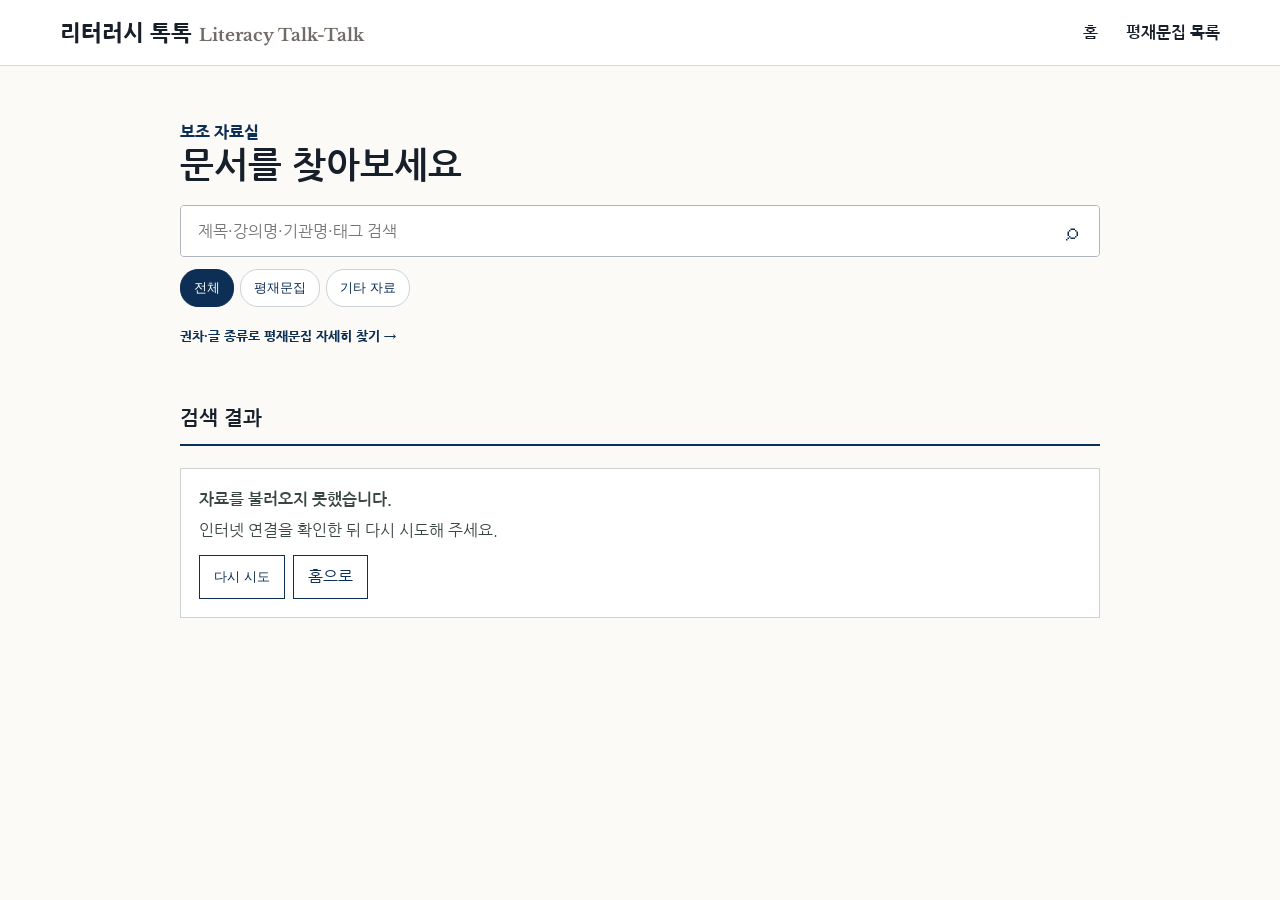
<file: guides/index.html>
<!doctype html>
<html lang="ko">
<head>
  <meta charset="utf-8">
  <meta name="viewport" content="width=device-width,initial-scale=1">
  <title>보조 자료실 | 리터러시 톡톡</title>
  <meta name="description" content="『평재문집』과 강의·스터디·기관 컨설팅 웹 문서를 검색합니다.">
  <link rel="canonical" href="https://literacy-korea.com/guides">
  <meta property="og:type" content="website"><meta property="og:site_name" content="리터러시 톡톡"><meta property="og:title" content="보조 자료실 | 리터러시 톡톡"><meta property="og:description" content="『평재문집』과 강의·스터디·기관 컨설팅 웹 문서를 검색합니다."><meta property="og:url" content="https://literacy-korea.com/guides">
  <link rel="stylesheet" href="/guides/guides.css?v=routing-20260828-1"><link rel="stylesheet" href="/customer/bilingual-titles.css?v=20261010-1">
  <link rel="stylesheet" href="/guides/routing.css?v=20260828-1">
  <link rel="stylesheet" href="/pyeongjae/list-row.css?v=recommended-20260916-1">
</head>
<body>
  <header class="site-header"><a href="/">리터러시 톡톡</a><nav><a href="/">홈</a><a href="/pyeongjae">평재문집 목록</a></nav></header>
  <main>
    <section class="search-hero">
      <p>보조 자료실</p><h1>문서를 찾아보세요</h1>
      <form id="guide-search"><input id="q" type="search" maxlength="100" placeholder="제목·강의명·기관명·태그 검색" aria-label="자료 검색"><button type="submit" aria-label="검색">⌕</button></form>
      <div class="scope-tabs" role="tablist" aria-label="자료 종류"><button data-scope="all" type="button">전체</button><button data-scope="pyeongjae" type="button">평재문집</button><button data-scope="other" type="button">기타 자료</button></div>
      <div id="tag-list" class="tags"></div>
      <a class="archive-link" href="/pyeongjae">권차·글 종류로 평재문집 자세히 찾기 →</a>
    </section>
    <section class="results"><div class="results-head"><h2>검색 결과</h2><span id="result-count"></span></div><div id="result-list" class="result-list"><p class="empty">자료를 불러오고 있습니다.</p></div></section>
  </main>
  <noscript><p class="route-error">이 화면을 이용하려면 JavaScript를 켜 주세요. <a href="/">홈으로</a></p></noscript>
  <script src="/guides/guide-list.js?v=pyeongjae-route-20260917-1"></script>
  <script src="/customer/list-return.js?v=20261013-2"></script>
</body>
</html>
</file>
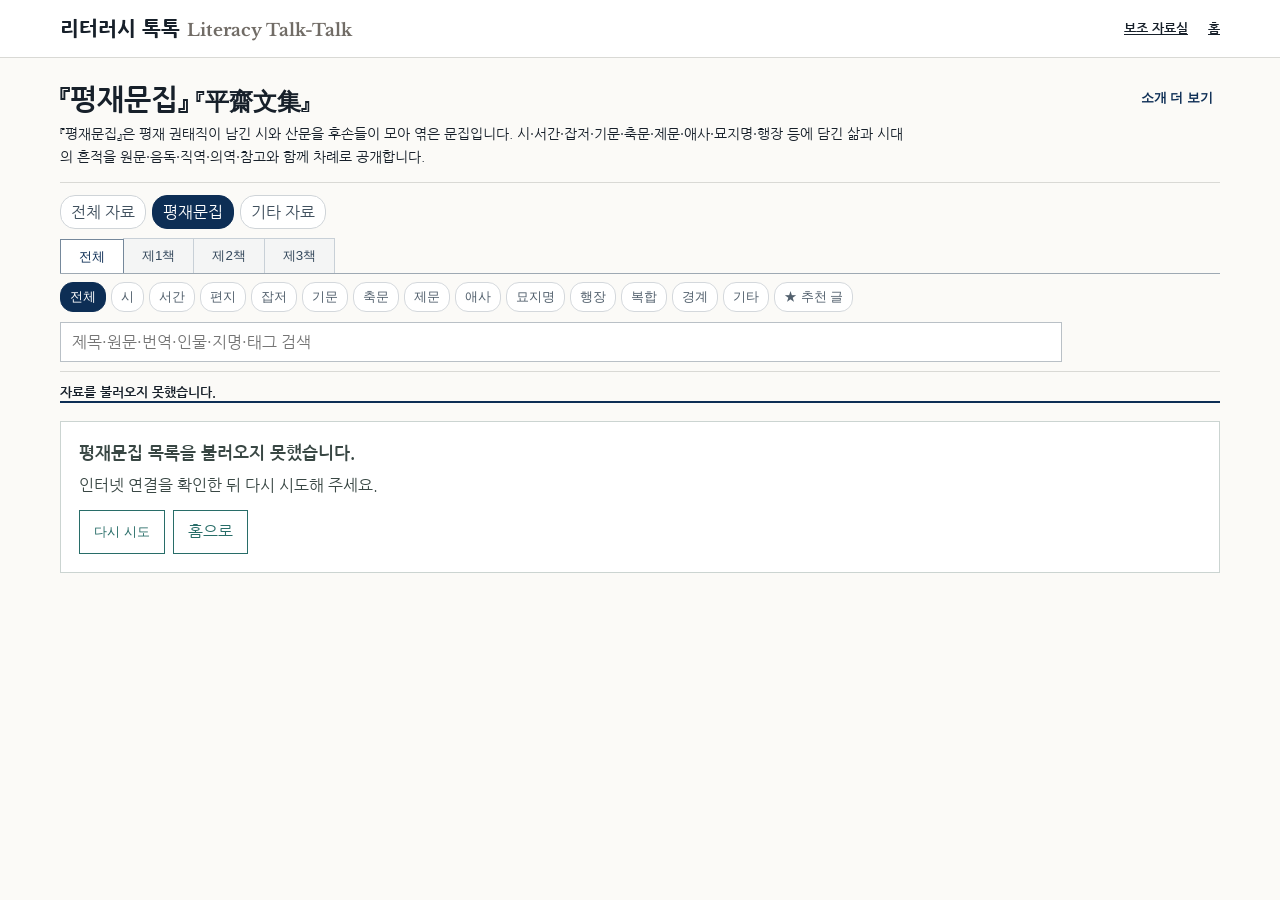
<file: pyeongjae/index.html>
<!doctype html>
<html lang="ko">
<head>
  <meta charset="utf-8">
  <meta name="viewport" content="width=device-width,initial-scale=1">
  <title>『평재문집』 공개 아카이브 | 리터러시 톡톡</title>
  <meta name="description" content="『평재문집』의 원문·음독·직역·의역·참고를 실제 책과 장 순서에 따라 읽는 공개 문헌 아카이브입니다.">
  <link rel="canonical" href="https://literacy-korea.com/pyeongjae">
  <meta property="og:type" content="website"><meta property="og:site_name" content="리터러시 톡톡"><meta property="og:title" content="『평재문집』 공개 아카이브 | 리터러시 톡톡"><meta property="og:description" content="『평재문집』의 원문·음독·직역·의역·참고를 실제 책과 장 순서에 따라 읽는 공개 문헌 아카이브입니다."><meta property="og:url" content="https://literacy-korea.com/pyeongjae">
  <link rel="stylesheet" href="/pyeongjae/pyeongjae.css?v=list-columns-20260828-1"><link rel="stylesheet" href="/customer/bilingual-titles.css?v=20261010-1">
  <link rel="stylesheet" href="/pyeongjae/list-row.css?v=recommended-20260916-1">
</head>
<body>
  <header class="site-header"><a href="/">리터러시 톡톡</a><nav><a href="/guides">보조 자료실</a><a href="/">홈</a></nav></header>
  <main class="archive">
    <section class="intro-line"><div><h1>『평재문집』 <small>『平齋文集』</small></h1><p>『평재문집』은 평재 권태직이 남긴 시와 산문을 후손들이 모아 엮은 문집입니다. 시·서간·잡저·기문·축문·제문·애사·묘지명·행장 등에 담긴 삶과 시대의 흔적을 원문·음독·직역·의역·참고와 함께 차례로 공개합니다.</p></div><button id="intro-toggle" class="intro-toggle" type="button" aria-expanded="false">소개 더 보기</button></section>
    <div id="intro-more" class="intro-more" hidden>현재 파악한 문집은 내용상 6권, 물리적으로 제본된 3책입니다. 공개 배열은 실제 책과 종이 장 번호를 기준으로 하며, 문집 내부 권차는 별도 서지정보로 표시합니다. 문헌과 공적 기록으로 확인된 사실과 가족 전승을 구분하고, 판독과 번역이 확정되지 않은 부분은 그 상태를 그대로 표시합니다.</div>
    <section class="controls" aria-label="평재문집 검색과 필터">
      <nav class="top-tabs"><a href="/guides">전체 자료</a><a class="active" href="/pyeongjae">평재문집</a><a href="/guides?scope=other">기타 자료</a></nav>
      <div id="book-tabs" class="bookmark-tabs" role="tablist" aria-label="책 선택"><button class="active" data-book="" type="button">전체</button><button data-book="1" type="button">제1책</button><button data-book="2" type="button">제2책</button><button data-book="3" type="button">제3책</button></div>
      <div id="genre-tabs" class="genre-tabs" aria-label="글 종류"><button class="active" data-genre="" type="button">전체</button><button data-genre="시" type="button">시</button><button data-genre="서간" type="button">서간</button><button data-genre="편지" type="button">편지</button><button data-genre="잡저" type="button">잡저</button><button data-genre="기문" type="button">기문</button><button data-genre="축문" type="button">축문</button><button data-genre="제문" type="button">제문</button><button data-genre="애사" type="button">애사</button><button data-genre="묘지명" type="button">묘지명</button><button data-genre="행장" type="button">행장</button><button data-genre="복합" type="button">복합</button><button data-genre="경계" type="button">경계</button><button data-genre="기타" type="button">기타</button><button id="recommended-filter" class="recommended-filter" type="button" aria-pressed="false">★ 추천 글</button></div>
      <div class="filter-row sheet-filters"><input id="query" type="search" maxlength="100" placeholder="제목·원문·번역·인물·지명·태그 검색"></div>
    </section>
    <div class="result-head"><strong id="count">자료를 확인하고 있습니다.</strong><span id="page-state">1쪽</span></div>
    <section id="list" class="entry-list"><p class="empty">자료를 불러오고 있습니다.</p></section>
    <nav id="pagination" class="pagination" aria-label="목록 페이지"></nav>
  </main>
  <noscript><p class="route-error">이 화면을 이용하려면 JavaScript를 켜 주세요. <a href="/">홈으로</a></p></noscript>
  <script src="/pyeongjae/archive-list.js?v=filters-20260917-1"></script>
  <script src="/customer/list-return.js?v=20261013-2"></script>
</body>
</html>
</file>
<file: guides/guides.css>
@import url('https://fonts.googleapis.com/css2?family=Nanum+Gothic:wght@400;700;800&display=swap');:root{--navy:#0d2e55;--line:#d9d9d5;--paper:#fbfaf7;--muted:#697078}*{box-sizing:border-box}body{margin:0;background:var(--paper);color:#17202a;font-family:'Nanum Gothic','Noto Sans KR','Malgun Gothic',sans-serif}a{color:inherit;text-decoration:none}.site-header{height:66px;border-bottom:1px solid var(--line);display:flex;align-items:center;justify-content:space-between;padding:0 max(22px,calc((100% - 1160px)/2));background:#fff}.site-header>a{font-size:22px;font-weight:800}.site-header nav{display:flex;gap:28px;font-weight:700}main{width:min(920px,calc(100% - 36px));margin:auto}.search-hero{padding:58px 0 28px}.search-hero>p{color:var(--navy);font-weight:800;margin:0}.search-hero h1{font-size:36px;margin:8px 0 22px}form{display:flex;border:1px solid #aeb5bc;border-radius:4px;background:#fff;overflow:hidden}form input{flex:1;border:0;padding:15px 17px;font:inherit;outline:0}form button{width:54px;border:0;background:#fff;font-size:24px;color:var(--navy);cursor:pointer}.tags{display:flex;gap:8px;flex-wrap:wrap;margin-top:13px}.tags a,.tags i{font-style:normal;color:#536373;font-size:13px;background:#edf1f3;padding:6px 9px;border-radius:14px}.results{padding:18px 0 70px}.results-head{display:flex;align-items:center;justify-content:space-between;border-bottom:2px solid var(--navy)}.results-head h2{font-size:20px}.result{display:block;border-bottom:1px solid var(--line);padding:20px 5px}.result h3{font-size:19px;margin:0 0 7px}.result p{margin:0;color:#4d555d;line-height:1.65}.result .tags{margin:10px 0 7px}.result>span{font-size:12px;color:var(--muted)}.empty{padding:36px 5px;color:var(--muted)}@media(max-width:620px){.site-header{height:58px}.site-header nav{gap:12px;font-size:13px}.search-hero{padding:38px 0 20px}.search-hero h1{font-size:27px}.result h3{font-size:17px}}
</file>
<file: customer/bilingual-titles.css>
@import url("https://fonts.googleapis.com/css2?family=Libre+Baskerville:wght@700&display=swap");

.brand,
.site-header > a:first-child,
.site-head .brand {
  display: inline-flex !important;
  align-items: baseline;
  gap: 7px;
  white-space: nowrap !important;
}

.brand::after,
.site-header > a:first-child::after,
.site-head .brand::after {
  content: "Literacy Talk-Talk";
  color: #716C66;
  font-family: "Libre Baskerville", serif;
  font-size: 17px;
  font-style: normal;
  font-weight: 700;
  line-height: 1;
  letter-spacing: 0;
  text-transform: none;
}

@media (max-width: 620px) {
  .brand,
  .site-header > a:first-child,
  .site-head .brand { gap: 6px; }

  .brand::after,
  .site-header > a:first-child::after,
  .site-head .brand::after { font-size: 14px; }
}
</file>
<file: guides/routing.css>
.scope-tabs{display:flex;gap:6px;margin:12px 0 0;overflow-x:auto}
.scope-tabs button{width:auto;min-height:38px;border:1px solid #cbd1d5;border-radius:18px;padding:7px 13px;background:#fff;color:var(--navy);font:700 13px inherit;white-space:nowrap;cursor:pointer}
.scope-tabs button.active{background:var(--navy);color:#fff;border-color:var(--navy)}
.archive-link{display:inline-block;margin-top:10px;color:var(--navy);font-size:13px;font-weight:800}
.result h3{display:flex;align-items:baseline;gap:10px}
.result-sequence{min-width:28px;color:#286d68;font-size:15px;text-align:center}
.route-error{margin:22px 0;padding:18px;border:1px solid #cbd4d1;background:#fff;color:#394744;line-height:1.6}
.route-error p{margin:5px 0 12px}.route-error div{display:flex;gap:8px;flex-wrap:wrap}
.route-error button,.route-error a{display:inline-flex;align-items:center;justify-content:center;min-height:42px;padding:8px 14px;border:1px solid var(--navy);background:#fff;color:var(--navy);font:700 14px inherit;text-decoration:none;cursor:pointer}
@media(max-width:620px){.scope-tabs{scrollbar-width:thin}.result h3{align-items:flex-start}.result-sequence{min-width:24px}}
</file>
<file: pyeongjae/list-row.css>
.face-row{display:grid;grid-template-columns:42px minmax(0,1fr) minmax(190px,220px);column-gap:14px;align-items:center;min-height:54px;padding:12px 6px;border-bottom:1px solid #d9d9d5;color:#17202a;text-decoration:none}
.face-row:hover,.face-row:focus-visible{background:#f1f4f6}
.face-number{align-self:center;font-size:16px;font-weight:700;color:#286d68;text-align:center;white-space:nowrap}
.face-title{display:flex;align-items:baseline;min-width:0;overflow:hidden;white-space:nowrap;font-size:17px;line-height:1.45;font-weight:700;word-break:keep-all}
.reading-star{flex:none;margin-right:.3em;color:#286d68;font-size:.9em}
.face-title-main{flex:0 1 auto;min-width:0;overflow:hidden;text-overflow:ellipsis;white-space:nowrap}
.reading-guide{flex:1 999 auto;min-width:0;margin-left:.45em;overflow:hidden;text-overflow:ellipsis;white-space:nowrap;color:#697078;font-size:14px;font-weight:400}
.face-meta{justify-self:end;width:100%;text-align:right;color:#4f5f62;font-size:14px;line-height:1.5;font-weight:700;white-space:nowrap}
.face-row.priority-row{grid-template-columns:minmax(0,1fr) minmax(190px,220px)}
@media(max-width:600px){.face-row{grid-template-columns:34px minmax(0,1fr);grid-template-rows:auto auto;column-gap:8px;row-gap:3px;padding:11px 2px;min-height:64px}.face-number{grid-column:1;grid-row:1 / span 2;align-self:start;padding-top:2px;font-size:15px}.face-title{grid-column:2;grid-row:1;font-size:17px;line-height:1.48}.face-meta{grid-column:2;grid-row:2;justify-self:start;width:auto;text-align:left;white-space:nowrap;font-size:14px}.face-row.priority-row{grid-template-columns:minmax(0,1fr);grid-template-rows:auto auto}.priority-row .face-title{grid-column:1;grid-row:1}.priority-row .face-meta{grid-column:1;grid-row:2}}
</file>
<file: pyeongjae/pyeongjae.css>
@import url('https://fonts.googleapis.com/css2?family=Nanum+Gothic:wght@400;700;800&display=swap');
:root{--navy:#0d2e55;--ink:#17202a;--muted:#697078;--line:#d9d9d5;--paper:#fbfaf7;--soft:#f2f4f4}*{box-sizing:border-box}body{margin:0;background:var(--paper);color:var(--ink);font-family:'Nanum Gothic','Noto Sans KR','Malgun Gothic',sans-serif}a{color:inherit}.site-header{height:58px;border-bottom:1px solid var(--line);display:flex;align-items:center;justify-content:space-between;padding:0 max(18px,calc((100% - 1160px)/2));background:#fff}.site-header>a{text-decoration:none;font-size:20px;font-weight:800}.site-header nav{display:flex;gap:20px;font-size:13px;font-weight:700}.archive{width:min(1160px,calc(100% - 34px));margin:auto;padding:24px 0 60px}.intro-line{display:flex;align-items:flex-start;justify-content:space-between;gap:24px;border-bottom:1px solid var(--line);padding-bottom:13px}.intro-line h1{font-size:29px;line-height:1.25;margin:0 0 5px}.intro-line p{margin:0;max-width:850px;font-size:14px;line-height:1.65}.intro-toggle{border:0;background:none;color:var(--navy);font-weight:800;white-space:nowrap;padding:7px;cursor:pointer}.intro-more{margin:10px 0 0;padding:11px 0;border-bottom:1px solid var(--line);font-size:13px;line-height:1.7}.controls{position:sticky;top:0;z-index:4;background:rgba(251,250,247,.96);padding:12px 0 9px;border-bottom:1px solid var(--line);backdrop-filter:blur(8px)}.top-tabs,.chips{display:flex;gap:6px;overflow-x:auto;scrollbar-width:thin}.top-tabs a,.chip{flex:none;border:1px solid #cfd4d8;background:#fff;color:#40505e;border-radius:15px;padding:6px 10px;font:700 12px inherit;text-decoration:none;cursor:pointer}.top-tabs a.active,.chip.active{background:var(--navy);color:#fff;border-color:var(--navy)}.filter-row{display:grid;grid-template-columns:minmax(230px,1fr) auto auto auto;gap:8px;margin-top:9px}.filter-row input,.filter-row select{min-width:0;border:1px solid #b9c0c6;background:#fff;padding:9px 11px;font:inherit}.result-head{display:flex;justify-content:space-between;align-items:center;margin:14px 0 2px;font-size:13px}.entry-list{border-top:2px solid var(--navy)}.entry-row{display:grid;grid-template-columns:120px 74px minmax(220px,1fr) 190px 112px 74px;gap:10px;align-items:center;padding:13px 5px;border-bottom:1px solid var(--line);text-decoration:none;min-height:62px}.entry-row:hover,.entry-row:focus-visible{background:#f1f4f6}.entry-range{font-weight:800;color:var(--navy);font-size:13px}.genre,.review{font-size:12px;color:#536373}.entry-title{min-width:0}.entry-title strong{display:block;font-size:15px;line-height:1.45;word-break:keep-all}.entry-title small{display:block;color:var(--muted);font-size:12px;margin-top:3px;white-space:nowrap;overflow:hidden;text-overflow:ellipsis}.entry-meta{font-size:11px;color:var(--muted)}.empty{padding:36px 4px;color:var(--muted)}
.reader{width:min(940px,calc(100% - 34px));margin:auto;padding:26px 0 70px}.reader-head{border-bottom:2px solid var(--navy);padding-bottom:15px}.reader-kicker{font-size:12px;font-weight:800;color:var(--navy);letter-spacing:.04em;margin:0}.reader-head h1{font-size:30px;line-height:1.38;word-break:keep-all;margin:6px 0}.reader-meta,.reader-tags{display:flex;gap:7px;flex-wrap:wrap;color:var(--muted);font-size:12px}.reader-tags a{color:var(--navy)}.review-note{margin:13px 0 0;background:#f5f1e4;border-left:3px solid #9a7722;padding:9px 12px;font-size:13px;line-height:1.6}.reader-nav{display:grid;grid-template-columns:1fr auto 1fr;align-items:center;border-bottom:1px solid var(--line);padding:9px 0;font-size:13px}.reader-nav a:last-child{text-align:right}.page-block{padding:20px 0 8px;border-bottom:1px solid var(--line)}.page-label{margin:0 0 4px;color:var(--navy);font-size:12px;font-weight:800}.page-block h2{font-size:20px;line-height:1.45;margin:0 0 13px}.text-part{padding:10px 0;border-top:1px solid #e7e7e3}.text-part h3{font-size:14px;margin:0 0 6px}.text-part div{white-space:pre-wrap;font-size:17px;line-height:1.7;word-break:keep-all}.original div{line-height:1.85}.correction{display:flex;justify-content:space-between;gap:12px;align-items:center;margin-top:18px;padding:12px 0;border-top:1px solid var(--line);font-size:13px}.correction a{color:var(--navy);font-weight:800}.reader-actions{display:flex;align-items:center;gap:8px;flex-wrap:wrap}.share{display:inline-flex;align-items:center;justify-content:center;min-height:38px;border:1px solid #aeb7bf;background:#fff;color:var(--navy);padding:9px 13px;cursor:pointer;font:inherit;text-decoration:none}
.reader-head h1.has-reading-guide{display:flex;align-items:baseline;min-width:0;overflow:hidden;white-space:nowrap}.reader-reading-star{flex:none;margin-right:.3em;color:#286d68;font-size:.82em}.reader-title-main{flex:0 1 auto;min-width:0;overflow:hidden;text-overflow:ellipsis;white-space:nowrap}.reader-reading-guide{flex:1 999 auto;min-width:0;margin-left:.45em;overflow:hidden;text-overflow:ellipsis;white-space:nowrap;color:var(--muted);font-size:.58em;font-weight:400}
@media(max-width:800px){.entry-row{grid-template-columns:92px 58px 1fr 92px}.entry-row>:nth-child(4),.entry-row>:nth-child(6){display:none}.filter-row{grid-template-columns:1fr 1fr}.filter-row input{grid-column:1/-1}.intro-line{display:block}.intro-toggle{padding-left:0}.reader-head h1{font-size:25px}.text-part div{font-size:16px}.controls{top:0}}@media(max-width:520px){.archive,.reader{width:calc(100% - 24px)}.entry-row{grid-template-columns:76px 48px minmax(0,1fr);gap:7px}.entry-row>:nth-child(5){display:none}.entry-title strong{font-size:14px}.filter-row{grid-template-columns:1fr 1fr}.reader-nav{font-size:12px}.reader-head h1{font-size:23px}}
/* sheet-model list additions */
.bookmark-tabs{display:flex;gap:0;margin-top:9px;border-bottom:1px solid #9ea9b3;overflow-x:auto}.bookmark-tabs button{flex:none;border:1px solid #c8d0d7;border-bottom:0;background:#f4f5f5;color:#34485c;padding:8px 18px;font:800 13px inherit;cursor:pointer}.bookmark-tabs button+button{margin-left:-1px}.bookmark-tabs button.active{background:#fff;color:var(--navy);border-color:#75889b;position:relative;top:1px}.genre-tabs{display:flex;gap:5px;overflow-x:auto;padding:8px 0 1px;scrollbar-width:thin}.genre-tabs button{flex:none;border:1px solid #d4d8dc;border-radius:13px;background:#fff;padding:5px 9px;font:700 11px inherit;color:#52606d}.genre-tabs button.active{background:var(--navy);border-color:var(--navy);color:#fff}.sheet-filters{grid-template-columns:minmax(240px,1fr) 150px}.sheet-row{grid-template-columns:170px minmax(230px,1fr) 150px 110px;min-height:58px}.entry-labels{display:flex;gap:5px}.book-badge,.genre-badge{display:inline-flex;align-items:center;min-height:25px;padding:4px 8px;border-radius:3px;font-size:12px;font-weight:800}.book-1{background:#dbe8f4;color:#174d7b}.book-2{background:#dcecdf;color:#2d6740}.book-3{background:#eadde9;color:#713c68}.genre-badge{background:#eee9df;color:#6d5837}.pagination{display:flex;justify-content:center;gap:4px;padding:18px 0}.pagination button{min-width:34px;height:34px;border:1px solid #cbd1d5;background:#fff;color:var(--navy);font:700 12px inherit}.pagination button.active{background:var(--navy);color:#fff;border-color:var(--navy)}@media(max-width:700px){.sheet-row{grid-template-columns:145px minmax(0,1fr) 92px}.sheet-row .entry-meta{display:none}.book-badge,.genre-badge{font-size:11px;padding:4px 6px}.bookmark-tabs button{padding:8px 15px}}@media(max-width:480px){.sheet-row{grid-template-columns:120px minmax(0,1fr)}.sheet-row .review{display:none}.entry-labels{gap:3px}.sheet-filters{grid-template-columns:1fr}.sheet-filters select{width:100%}}

/* Face-based, mobile-first archive list and reader */
.face-row{display:grid;grid-template-columns:minmax(0,1fr) auto;gap:12px;align-items:center;min-height:54px;padding:12px 6px;border-bottom:1px solid var(--line);text-decoration:none}
.face-row:hover,.face-row:focus-visible{background:#f1f4f6}
.face-title{min-width:0;font-size:17px;line-height:1.45;font-weight:700;word-break:keep-all;overflow-wrap:break-word}
.face-meta{font-size:14px;line-height:1.5;color:var(--muted);white-space:nowrap}
.reader{overflow-x:hidden}
.reader-head,.page-block,.text-part{min-width:0}
.reader-head h1,.page-label,.text-part h3,.text-part div{word-break:keep-all;overflow-wrap:anywhere}
.text-part h3{font-size:17px;line-height:1.45;margin:0 0 7px}
.text-part div{font-size:18px;line-height:1.72}
.original div{white-space:pre-wrap;line-height:1.75}
@media(max-width:600px){.site-header{height:auto;min-height:54px;padding:9px 18px;gap:12px}.site-header nav{gap:13px}.archive{width:calc(100% - 36px);padding-top:18px}.intro-line h1{font-size:25px}.controls{position:static}.face-row{grid-template-columns:1fr;gap:3px;padding:11px 2px;min-height:64px}.face-title{font-size:17px;line-height:1.48}.face-meta{font-size:14px;white-space:normal}.reader{width:100%;padding:18px 19px 56px}.reader-head h1{font-size:24px;line-height:1.45;overflow-wrap:break-word}.reader-kicker{font-size:13px;line-height:1.55;letter-spacing:0}.reader-meta,.reader-tags{font-size:14px;line-height:1.55}.reader-nav{font-size:13px;gap:8px}.page-block{padding-top:17px}.page-label{font-size:14px;line-height:1.55}.text-part{padding:12px 0}.text-part h3{font-size:17px}.text-part div{font-size:18px;line-height:1.72}.bookmark-tabs button{min-height:42px}.genre-tabs button{min-height:38px;font-size:13px}.filter-row input,.filter-row select{font-size:16px;min-height:44px}.pagination button{min-width:40px;height:40px}}
@media(max-width:380px){.archive{width:calc(100% - 32px)}.reader{padding-left:18px;padding-right:18px}.face-title{font-size:16px}.reader-head h1{font-size:22px}.text-part div{font-size:17px}}

/* Prominent, calm navigation at the top of each manuscript */
.reader-nav-primary{grid-template-columns:1fr auto 1fr;padding:13px 0;font-size:22px;line-height:1.45;color:#2b706c}
.reader-nav-primary a{display:inline-flex;align-items:center;min-height:44px;padding:7px 10px;border-radius:5px;color:#2b706c;text-decoration:none;font-weight:500;transition:color .16s ease,background-color .16s ease}
.reader-nav-primary .reader-position{justify-self:center;text-align:center}
.reader-nav-primary .reader-next{justify-self:end;text-align:right}
.reader-nav-primary a:hover{color:#1e5956;background:#e8f2f0}
.reader-nav-primary a:focus-visible{color:#1e5956;background:#e8f2f0;outline:3px solid rgba(43,112,108,.3);outline-offset:2px}
@media(max-width:600px){.reader-nav-primary{grid-template-columns:1fr 1fr;grid-template-areas:"position position" "prev next";gap:2px 8px;padding:9px 0;font-size:18px}.reader-nav-primary .reader-position{grid-area:position;justify-self:center;min-height:40px;font-size:18px}.reader-nav-primary .reader-prev{grid-area:prev;justify-self:start}.reader-nav-primary .reader-next{grid-area:next;justify-self:end}.reader-nav-primary a{min-width:0;min-height:42px;padding:6px 7px;white-space:normal;word-break:keep-all}}
.face-row{grid-template-columns:42px minmax(0,1fr) auto}
.face-number{font-size:16px;font-weight:700;color:#286d68;text-align:center;white-space:nowrap}
.reader-bottom-position{margin:20px 0 4px;text-align:center;color:#286d68;font-size:17px;line-height:1.5;word-break:keep-all}
@media(max-width:600px){.face-row{grid-template-columns:34px minmax(0,1fr);gap:3px 8px}.face-number{grid-row:1 / span 2;align-self:start;padding-top:2px;font-size:15px}.face-title,.face-meta{min-width:0}.face-title{word-break:keep-all;overflow-wrap:break-word}.reader-bottom-position{margin-top:16px;font-size:16px}}
.route-error{margin:18px 0;padding:18px;border:1px solid #cbd4d1;background:#fff;color:#394744;line-height:1.6}
.route-error strong{font-size:17px}.route-error p{margin:5px 0 12px}.route-error div{display:flex;gap:8px;flex-wrap:wrap}
.route-error button,.route-error a{display:inline-flex;align-items:center;justify-content:center;min-height:42px;padding:8px 14px;border:1px solid #286d68;background:#fff;color:#286d68;font:700 14px inherit;text-decoration:none;cursor:pointer}
.face-row{grid-template-columns:42px minmax(0,1fr) minmax(190px,220px);column-gap:14px}
.face-number{align-self:center}
.face-meta{justify-self:end;width:100%;text-align:right;color:#4f5f62;font-size:14px;font-weight:700}
@media(max-width:600px){.face-row{grid-template-columns:34px minmax(0,1fr);grid-template-rows:auto auto;column-gap:8px;row-gap:3px}.face-number{grid-column:1;grid-row:1 / span 2;align-self:start}.face-title{grid-column:2;grid-row:1}.face-meta{grid-column:2;grid-row:2;justify-self:start;width:auto;text-align:left;white-space:nowrap;font-size:14px;font-weight:700}}
.pyeongjae-guide-body{padding:22px 0;font-size:var(--reader-font-size,var(--reader-body-size,18px));line-height:1.72;overflow-wrap:anywhere}.pyeongjae-guide-body p{margin:0 0 1em}.pyeongjae-guide-body h2,.pyeongjae-guide-body h3{line-height:1.45;margin:1.5em 0 .6em}.pyeongjae-guide-body ul,.pyeongjae-guide-body ol{padding-left:1.6em}.pyeongjae-guide-body table{display:block;width:100%;overflow-x:auto;border-collapse:collapse;margin:1.2em 0}.pyeongjae-guide-body th,.pyeongjae-guide-body td{min-width:100px;border:1px solid var(--line);padding:8px 10px;vertical-align:top}.pyeongjae-guide-body a{color:#135c9e;text-decoration:underline;text-underline-offset:2px}.pyeongjae-guide-body img{display:block;max-width:100%;height:auto;margin:20px auto}.pyeongjae-guide-body blockquote{margin:1em 0;padding:8px 16px;border-left:3px solid #286d68;background:#f1f5f3}
.pyeongjae-text a,.pyeongjae-guide-body a,.reader .text-part a{color:#135c9e;text-decoration:underline;text-underline-offset:2px;cursor:pointer;overflow-wrap:anywhere;word-break:break-word}.pyeongjae-text a:hover,.pyeongjae-guide-body a:hover,.reader .text-part a:hover{color:#0b477e}.pyeongjae-text a:focus-visible,.pyeongjae-guide-body a:focus-visible,.reader .text-part a:focus-visible{outline:3px solid rgba(19,92,158,.25);outline-offset:3px}
</file>
